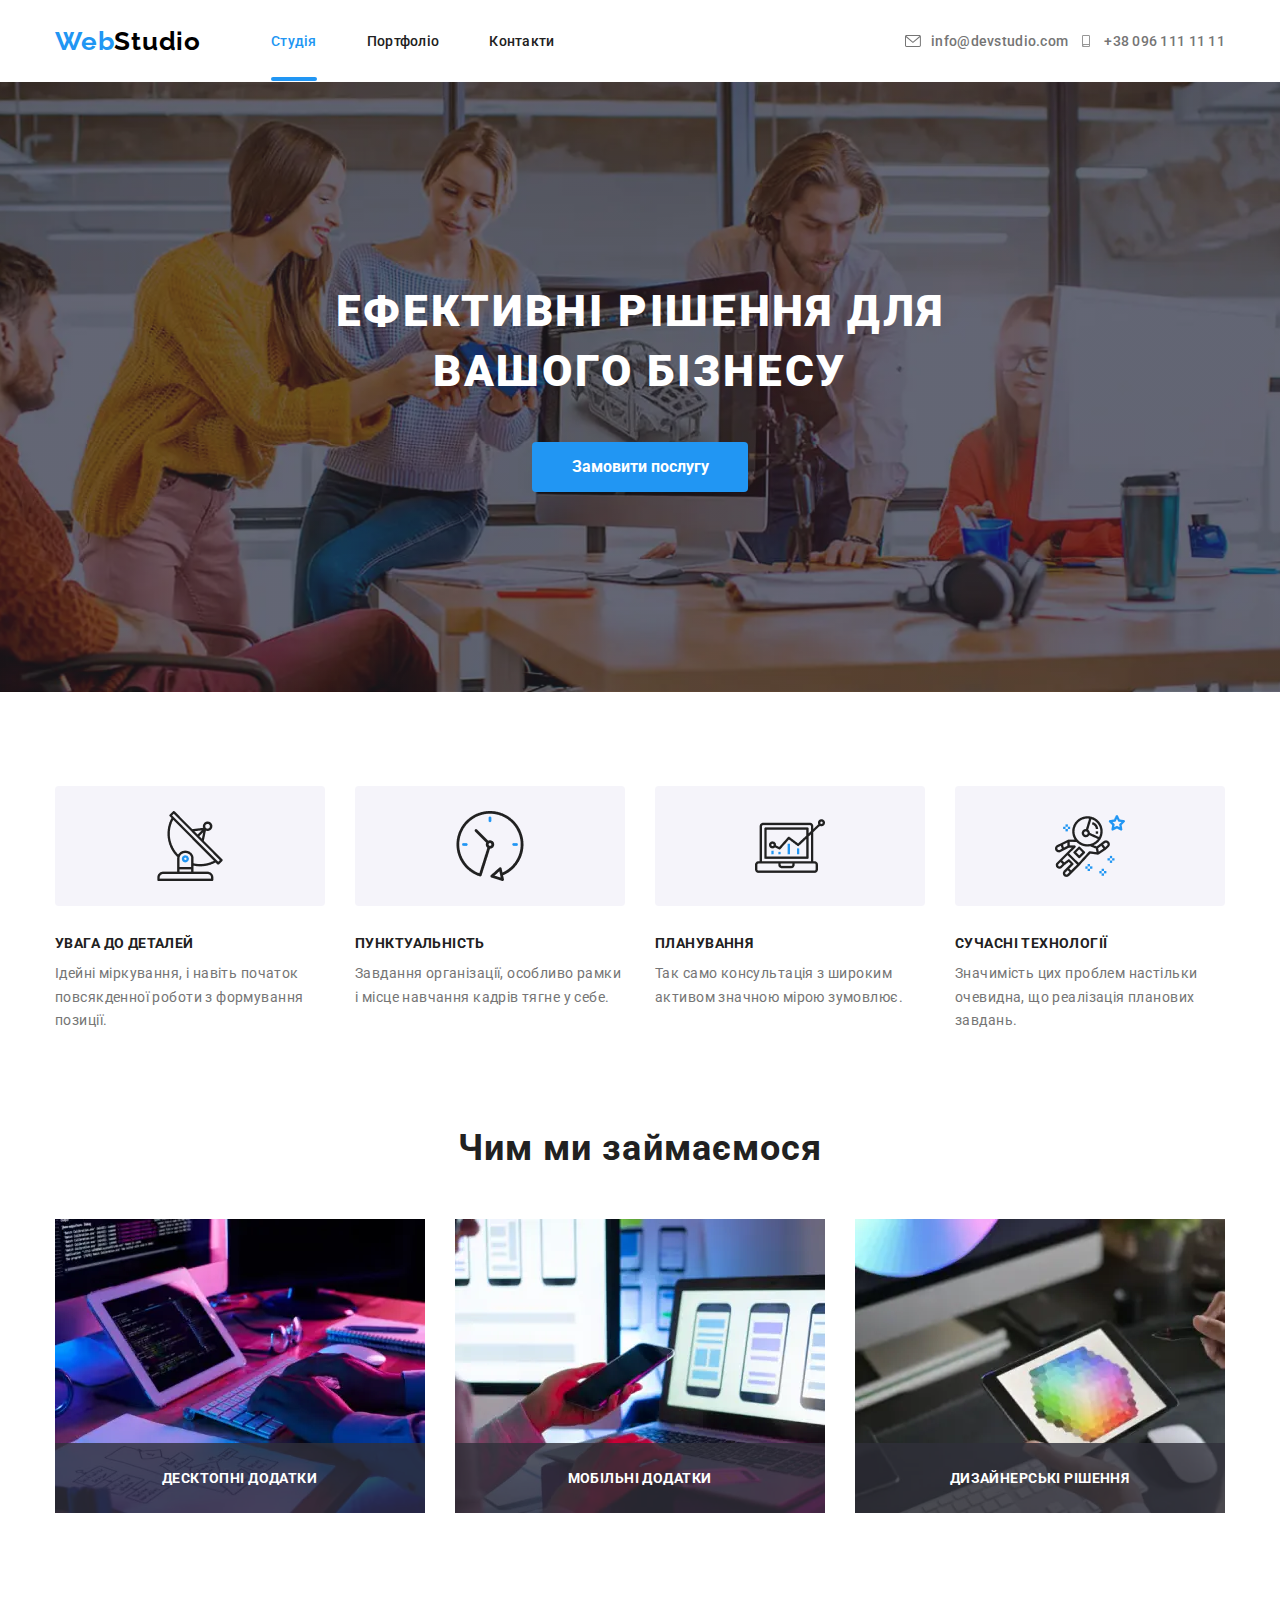
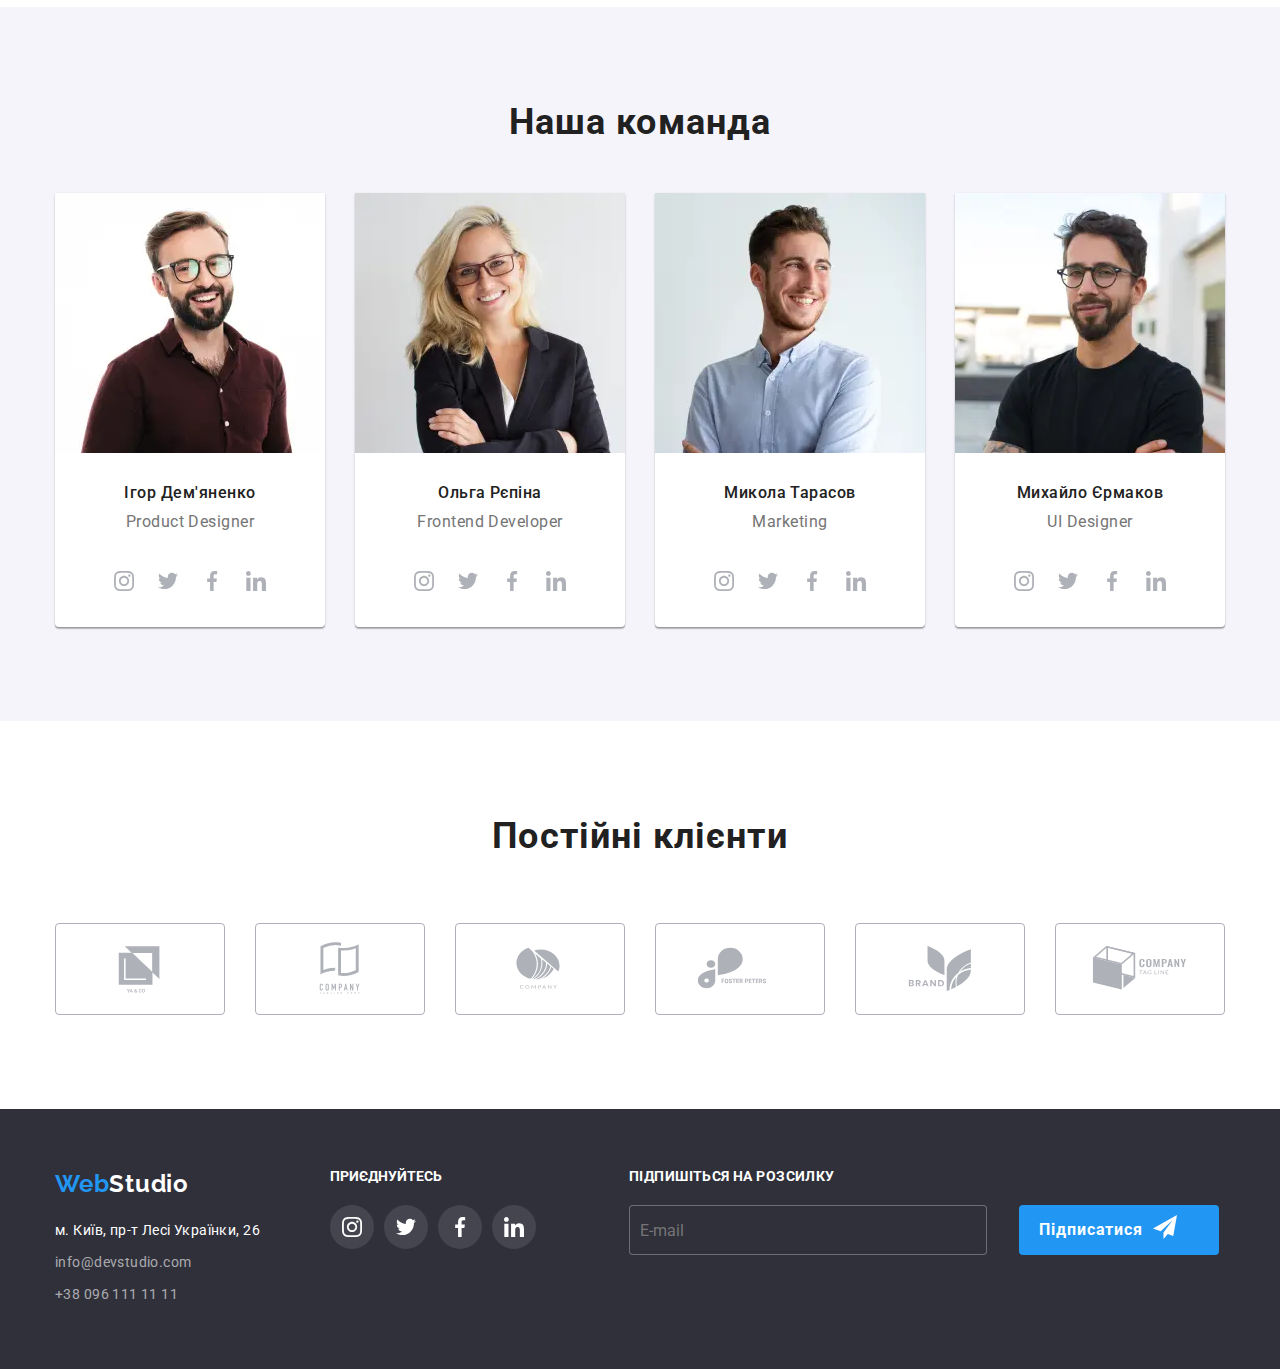
<file: index.html>
<!DOCTYPE html>
<html lang="en">

<head>
    <meta charset="UTF-8" />
    <meta name="viewport" content="width=device-width, initial-scale=1.0" />
    <title>WebStudio</title>
    <link rel="stylesheet"
        href="https://cdnjs.cloudflare.com/ajax/libs/modern-normalize/2.0.0/modern-normalize.min.css">
    <link rel="preconnect" href="https://fonts.googleapis.com">
    <link rel="preconnect" href="https://fonts.gstatic.com" crossorigin>
    <link
        href="https://fonts.googleapis.com/css2?family=Raleway:wght@700&family=Roboto:wght@400;500;700;900&display=swap"
        rel="stylesheet">
    <link rel="stylesheet" href="./styles/main.min.css">
</head>

<body>
    <header class="header">
        <div class="container header__container">
            <nav class="header__navigation">
                <a class="header__logo" href="./index.html"> Web<span class="header__span">Studio</span></a>
                <ul class="header__list">
                    <li class="header__item">
                        <a class="header__link header__current--page" href="./index.html">Студія</a>
                    </li>
                    <li class="header__item">
                        <a class="header__link" href="./portfolio.html">Портфоліо</a>
                    </li>
                    <li class="header__item">
                        <a class="header__link" href="./index.html">Контакти</a>
                    </li>
                </ul>
            </nav>
            <ul class="header__contacts">
                <li class="header__item--svg">
                    <a class="header__contact" href="info@devstudio.com0">
                        <svg class="header__contacts--icon">
                            <use href="./imges/symbol-defs.svg#mail"></use>
                        </svg>
                        <span class="header__contacts--span">info@devstudio.com</span>
                    </a>
                </li>
                <li class="header__item--svg">
                    <a class="header__contact" href="tel:+380961111111">
                        <svg class="header__contacts--icon">
                            <use href="./imges/symbol-defs.svg#phone"></use>
                        </svg>
                        <span class="header__contacts--span">+38 096 111 11 11</span>
                    </a>
                </li>
            </ul>

            <button type="button" class="header__menu" data-menu-open>
                <svg class="header__icon" width="40" height="40">
                    <use href="./imges/symbol-defs.svg#burger-menu"></use>
                </svg>
            </button>
        </div>
    </header>


    <main>
        <section class="hero">
            <div class="container">
                <h1 class="hero__tittle">Ефективні рішення для вашого бізнесу</h1>
                <button type="button" class="hero__description" data-modal-open>Замовити послугу</button>
            </div>
        </section>
        <section class="section">
            <div class="container">
                <ul class=" section__list">
                    <li class="section__item">
                        <h2 class="section__tittle">УВАГА ДО ДЕТАЛЕЙ</h2>
                        <p class="section__article">
                            Ідейні міркування, і навіть початок повсякденної роботи з
                            формування позиції.
                        </p>
                    </li>
                    <li class="section__item">
                        <h2 class="section__tittle">ПУНКТУАЛЬНІСТЬ</h2>
                        <p class="section__article">
                            Завдання організації, особливо рамки і місце навчання кадрів тягне
                            у себе.
                        </p>
                    </li>
                    <li class="section__item">
                        <h2 class="section__tittle">ПЛАНУВАННЯ</h2>
                        <p class="section__article">
                            Так само консультація з широким активом значною мірою зумовлює.
                        </p>
                    </li>
                    <li class="section__item">
                        <h2 class="section__tittle">СУЧАСНІ ТЕХНОЛОГІЇ</h2>
                        <p class="section__article">
                            Значимість цих проблем настільки очевидна, що реалізація планових
                            завдань.
                        </p>
                    </li>
                </ul>
            </div>
        </section>
        <section class="programming">
            <div class="container">
                <h2 class="programming__work">Чим ми займаємося</h2>
                <ul class="programming__list">
                    <li class="programming__item">
                        <div class="programming__box">
                            <picture>
                                <source
                                    srcset="./imges/desktop/work1@1x-desktop.webp 1x , ./imges/desktop/work1@2x-desktop.webp 2x"
                                    media="(min-width: 1200px)">
                                <img class="programming__fotos" src="./imges/work1.jpg" alt="programming" />
                            </picture>
                            <div class="programming__description">
                                <h3 class="programming__text">Десктопні додатки</h3>
                            </div>
                        </div>
                    </li>
                    <li class="programming__item">
                        <div class="programming__box">
                            <picture>
                                <source
                                    srcset="./imges/desktop/work2@1x-desktop.webp 1x , ./imges/desktop/work2@2x-desktop.webp 2x"
                                    media="(min-width: 1200px)">
                                <img class="programming__fotos" src="./imges/work2.jpg" alt="programming" />
                            </picture>
                            <div class="programming__description">
                                <h3 class="programming__text">Мобільні додатки</h3>
                            </div>
                        </div>
                    </li>
                    <li class="programming__items">
                        <div class="programming__box">
                            <picture>
                                <source
                                    srcset="./imges/desktop/work3@1x-desktop.webp 1x , ./imges/desktop/work3@2x-desktop.webp 2x">
                                <img class="programming__fotos" src="./imges/work3.jpg" alt="programming" />
                            </picture>
                            <div class="programming__description">
                                <h3 class="programming__text">Дизайнерські рішення</h3>
                            </div>
                        </div>
                    </li>
                </ul>
            </div>
        </section>
        <section class="workers">
            <div class="container">
                <h2 class="workers__team">Наша команда</h2>
                <ul class="workers__list">
                    <li class="workers__item">
                        <article class="workers__article">
                            <picture>
                                <source
                                    srcset="./imges/desktop/designer@1x-desktop.webp 1x , ./imges/desktop/designer@2x-desktop.webp 2x"
                                    media="(min-width: 1200px)">
                                <source
                                    srcset="./imges/tablet/designer@1x-tablet.webp 1x , ./imges/tablet/designer@2x-tablet.webp 2x"
                                    media="(min-width: 768px)">
                                <source
                                    srcset="./imges/mobile/designer@1x-mobile.webp 1x , ./imges/mobile/designer@2x-mobile.webp 2x"
                                    media="(max-width: 767px)">
                                <img class="description__photo" src="./imges/designer.jpg" alt="Product Designer" />
                            </picture>
                            <h3 class="workers__company">Ігор Дем'яненко</h3>
                            <p class="workers__job">Product Designer</p>
                            <ul class="workers__lists">
                                <li class="workers__items">
                                    <a class="workers__link" href="https://www.instagram.com/">
                                        <svg class="workers__icons" width="20px" height="20px">
                                            <use href="./imges/symbol-defs.svg#instagram"></use>
                                        </svg>
                                    </a>
                                </li>
                                <li class="workers__items">
                                    <a class="workers__link" href="https://twitter.com/">
                                        <svg class="workers__icons" width="20px" height="20px">
                                            <use href="./imges/symbol-defs.svg#twitter"></use>
                                        </svg>
                                    </a>
                                </li>
                                <li class="workers__items">
                                    <a class="workers__link" href="https://www.facebook.com/">
                                        <svg class="workers__icons" width="20px" height="20px">
                                            <use href="./imges/symbol-defs.svg#facebook"></use>
                                        </svg>
                                    </a>
                                </li>
                                <li class="workers__items">
                                    <a class="workers__link" href="">
                                        <svg class="workers__icons" width="20px" height="20px">
                                            <use href="./imges/symbol-defs.svg#linkedin"></use>
                                        </svg>
                                    </a>
                                </li>
                            </ul>
                        </article>
                    </li>
                    <li class="workers__item">
                        <article class="workers__article">
                            <picture>
                                <source
                                    srcset="./imges/desktop/developer@1x-desktop.webp 1x , ./imges/desktop/developer@2x-desktop.webp 2x"
                                    media="(min-width: 1200px)">
                                <source
                                    srcset="./imges/tablet/developer@1x-tablet.webp 1x , ./imges/tablet/developer@2x-tablet.webp 2x"
                                    media="(min-width: 768px)">
                                <source
                                    srcset="./imges/mobile/developer@1x-mobile.webp 1x , ./imges/mobile/developer@2x-mobile.webp 2x"
                                    media="(max-width: 767px)">
                                <img src="./imges/developer.jpg" alt="Frontend Developer" />
                            </picture>
                            <h3 class="workers__company">Ольга Рєпіна</h3>
                            <p class="workers__job">Frontend Developer</p>
                            <ul class="workers__lists">
                                <li class="workers__items">
                                    <a class="workers__link" href="https://www.instagram.com/">
                                        <svg class="workers__icons" width="20px" height="20px">
                                            <use href="./imges/symbol-defs.svg#instagram"></use>
                                        </svg>
                                    </a>
                                </li>
                                <li class="workers__items">
                                    <a class="workers__link" href="https://twitter.com/">
                                        <svg class="workers__icons" width="20px" height="20px">
                                            <use href="./imges/symbol-defs.svg#twitter"></use>
                                        </svg>
                                    </a>
                                </li>
                                <li class="workers__items">
                                    <a class="workers__link" href="https://www.facebook.com/">
                                        <svg class="workers__icons" width="20px" height="20px">
                                            <use href="./imges/symbol-defs.svg#facebook"></use>
                                        </svg>
                                    </a>
                                </li>
                                <li class="workers__items">
                                    <a class="workers__link" href="">
                                        <svg class="workers__icons" width="20px" height="20px">
                                            <use href="./imges/symbol-defs.svg#linkedin"></use>
                                        </svg>
                                    </a>
                                </li>
                            </ul>
                        </article>
                    </li>
                    <li class="workers__item">
                        <article class="workers__article">
                            <picture>
                                <source
                                    srcset="./imges/desktop/marketing@1x-desktop.webp 1x , ./imges/desktop/marketing@2x-desktop.webp 2x"
                                    media="(min-width: 1200px)">
                                <source
                                    srcset="./imges/tablet/marketing@1x-tablet.webp 1x , ./imges/tablet/marketing@2x-tablet.webp 2x"
                                    media="(min-width: 768px)">
                                <source
                                    srcset="./imges/mobile/marketing@1x-mobile.webp 1x , ./imges/mobile/marketing@2x-mobile.webp 2x"
                                    media="(max-width: 767px)">
                                <img src="./imges/marketing.jpg" alt="Marketing" />
                            </picture>
                            <h3 class="workers__company">Микола Тарасов</h3>
                            <p class="workers__job">Marketing</p>
                            <ul class="workers__lists">
                                <li class="workers__items">
                                    <a class="workers__link" href="https://www.instagram.com/">
                                        <svg class="workers__icons" width="20px" height="20px">
                                            <use href="./imges/symbol-defs.svg#instagram"></use>
                                        </svg>
                                    </a>
                                </li>
                                <li class="workers__items">
                                    <a class="workers__link" href="https://twitter.com/">
                                        <svg class="workers__icons" width="20px" height="20px">
                                            <use href="./imges/symbol-defs.svg#twitter"></use>
                                        </svg>
                                    </a>
                                </li>
                                <li class="workers__items">
                                    <a class="workers__link" href="https://www.facebook.com/">
                                        <svg class="workers__icons" width="20px" height="20px">
                                            <use href="./imges/symbol-defs.svg#facebook"></use>
                                        </svg>
                                    </a>
                                </li>
                                <li class="workers__items">
                                    <a class="workers__link" href="https://ua.linkedin.com/">
                                        <svg class="workers__icons" width="20px" height="20px">
                                            <use href="./imges/symbol-defs.svg#linkedin"></use>
                                        </svg>
                                    </a>
                                </li>
                            </ul>
                        </article>
                    </li>
                    <li class="workers__item">
                        <article class="workers__article">
                            <picture>
                                <source
                                    srcset="./imges/desktop/uidesigner@1x-desktop.webp 1x , ./imges/desktop/uidesigner@2x-desktop.webp 2x"
                                    media="(min-width: 1200px)">
                                <source
                                    srcset="./imges/tablet/uidesigner@1x-tablet.webp 1x , ./imges/tablet/uidesigner@2x-tablet.webp 2x"
                                    media="(min-width: 768px)">
                                <source
                                    srcset="./imges/mobile/uidesigner@1x-mobile.webp 1x , ./imges/mobile/uidesigner@2x-mobile.webp 2x"
                                    media="(max-width: 767px)">
                                <img src="./imges/uidesigner.jpg" alt="UI Designer" />
                            </picture>
                            <h3 class="workers__company">Михайло Єрмаков</h3>
                            <p class="workers__job">UI Designer</p>
                            <ul class="workers__lists">
                                <li class="workers__items">
                                    <a class="workers__link" href="https://www.instagram.com/">
                                        <svg class="workers__icons" width="20px" height="20px">
                                            <use href="./imges/symbol-defs.svg#instagram"></use>
                                        </svg>
                                    </a>
                                </li>
                                <li class="workers__items">
                                    <a class="workers__link" href="https://twitter.com/">
                                        <svg class="workers__icons" width="20px" height="20px">
                                            <use href="./imges/symbol-defs.svg#twitter"></use>
                                        </svg>
                                    </a>
                                </li>
                                <li class="workers__items">
                                    <a class="workers__link" href="https://www.facebook.com/">
                                        <svg class="workers__icons" width="20px" height="20px">
                                            <use href="./imges/symbol-defs.svg#facebook"></use>
                                        </svg>
                                    </a>
                                </li>
                                <li class="workers__items">
                                    <a class="workers__link" href="https://ua.linkedin.com/">
                                        <svg class="workers__icons" width="20px" height="20px">
                                            <use href="./imges/symbol-defs.svg#linkedin"></use>
                                        </svg>
                                    </a>
                                </li>
                            </ul>
                        </article>
                    </li>
                </ul>
            </div>
        </section>
        <section class="clients">
            <div class="container">
                <h2 class="clients__tittle">Постійні клієнти</h2>
                <ul class="clients__list">
                    <li class="clients__item">
                        <a class="clients__link" href="">
                            <svg class="clients__icon" width="106px" height="60px">
                                <use href="./imges/symbol-defs.svg#yacobox"></use>
                            </svg>
                        </a>
                    </li>
                    <li class="clients__item">
                        <a class="clients__link" href="">
                            <svg class="clients__icon" width="106px" height="60px">
                                <use href="./imges/symbol-defs.svg#companybook"></use>
                            </svg>
                        </a>
                    </li>
                    <li class="clients__item">
                        <a class="clients__link" href="">
                            <svg class="clients__icon" width="106px" height="60px">
                                <use href="./imges/symbol-defs.svg#companycircle"></use>
                            </svg>
                        </a>
                    </li>
                    <li class="clients__item">
                        <a class="clients__link" href="">
                            <svg class="clients__icon" width="106px" height="60px">
                                <use href="./imges/symbol-defs.svg#fosterpeters"></use>
                            </svg>
                        </a>
                    </li>
                    <li class="clients__item">
                        <a class="clients__link" href="">
                            <svg class="clients__icon" width="106px" height="60px">
                                <use href="./imges/symbol-defs.svg#brand"></use>
                            </svg>
                        </a>
                    </li>
                    <li class="clients__item">
                        <a class="clients__link" href="">
                            <svg class="clients__icon" width="106px" height="60px">
                                <use href="./imges/symbol-defs.svg#companybox"></use>
                            </svg>
                        </a>
                    </li>
                </ul>
            </div>
        </section>
    </main>
    <footer class="footer">
        <div class="container footer__container">
            <div class="footer__tablet">
                <div class="footer__box">
                    <ul class="footer__lists">
                        <li class="footer__items">
                            <h3 class="footer__articles">Web<span class="footer__span">Studio</span></h3>
                        </li>
                        <li class="footer__items">
                            <p class="footer__adress">м. Київ, пр-т Лесі Українки, 26</p>
                        </li>
                        <li class="footer__items">
                            <p class="footer__mail">info@devstudio.com</p>
                        </li>
                        <li class="footer__items">
                            <p class="footer__phone">+38 096 111 11 11</p>
                        </li>
                    </ul>
                </div>
                <div class="footer__apps">
                    <h2 class="footer__article">приєднуйтесь</h2>
                    <ul class="footer__list">
                        <li class="footer__item">
                            <a class="footer__link" href="https://www.instagram.com/">
                                <svg class="footer__icons" width="20px" height="20px">
                                    <use href="./imges/symbol-defs.svg#instagram"></use>
                                </svg>
                            </a>
                        </li>
                        <li class="footer__item">
                            <a class="footer__link" href="https://twitter.com/">
                                <svg class="footer__icons" width="20px" height="20px">
                                    <use href="./imges/symbol-defs.svg#twitter"></use>
                                </svg>
                            </a>
                        </li>
                        <li class="footer__item">
                            <a class="footer__link" href="https://www.facebook.com/">
                                <svg class="footer__icons" width="20px" height="20px">
                                    <use href="./imges/symbol-defs.svg#facebook"></use>
                                </svg>
                            </a>
                        </li>
                        <li class="footer__item">
                            <a class="footer__link" href="https://ua.linkedin.com/">
                                <svg class="footer__icons" width="20px" height="20px">
                                    <use href="./imges/symbol-defs.svg#linkedin"></use>
                                </svg>
                            </a>
                        </li>
                    </ul>
                </div>
            </div>

            <div class="footer__follow">
                <p class="footer__follow--text">Підпишіться на розсилку</p>
                <form class="footer__follow--form">
                    <input type="text" class="footer__folllow--input" placeholder="E-mail" id="footer__follow--mail"
                        required>
                    <button type="submit" class="footer__follow--button">
                        Підписатися
                        <svg class="footer__follow--icon" xmlns="http://www.w3.org/2000/svg" width="24" height="24"
                            viewBox="0 0 24 24" fill="none">
                            <path
                                d="M24 0L0 13.5L7.66994 16.3407L19.5 5.25002L10.5017 17.3896L10.509 17.3923L10.5 17.3896V24.0001L14.8013 18.982L20.2501 21.0001L24 0Z"
                                fill="white" />
                        </svg>
                    </button>
                </form>
            </div>
        </div>
    </footer>
    <div class="backdrop is-hidden container" data-modal>
        <div class="modal">
            <form class="modal__form">
                <button type="button" class="modal__button" data-modal-close>
                    <svg class="modal__icon--close" width="18px" height="18px">
                        <use href="./imges/symbol-defs.svg#closemodal"></use>
                    </svg>
                </button>
                <h3 class="modal__tittle">Залиште свої дані, ми вам передзвонимо</h3>
                <ul class="modal__list">
                    <li class="modal__item">
                        <label class="modal__name">
                            Ім'я
                        </label>
                        <input type="text" id="name" class="modal__input" required>
                        <svg class="modal__icon" width="18px" height="18px">
                            <use href="./imges/symbol-defs.svg#personmodal"></use>
                        </svg>
                    </li>
                    <li class="modal__item">
                        <label class="modal__name">
                            Телефон
                        </label>
                        <input type="text" id="phone" class="modal__input" required>
                        <svg class="modal__icon" width="18px" height="18px">
                            <use href="./imges/symbol-defs.svg#phonemodal"></use>
                        </svg>
                    </li>
                    <li class="modal__item">
                        <label class="modal__name">
                            Пошта
                        </label>
                        <input type="text" id="mail" class="modal__input" required>
                        <svg class="modal__icon" width="18px" height="18px">
                            <use href="./imges/symbol-defs.svg#emailmodal"></use>
                        </svg>
                    </li>
                    <li class="modal__item">
                        <label class="modal__name">
                            Коментар
                        </label>
                        <input type="text" id="comment" class="modal__inputs" placeholder="Введіть текст" required>
                    </li>
                </ul>
                <div class="modal__checkbox">
                    <input type="checkbox" class="modal__input--check visually-hidden">
                    <label class="modal__container--label">
                        Погоджуюся з розсилкою та приймаю
                        <a href="#" class="modal__link">
                            Умови договору
                        </a>
                    </label>
                </div>
                <button type="submit" class="modal__btn" data-modal-close>Відправити</button>
            </form>
        </div>
    </div>
    <div class="backdrops is-hidden" data-menu>
        <div class="menu">
            <button class="menu__btn" data-menu-close>
                <svg class="menu__close" width="18px" height="18px">
                    <use href="./imges/symbol-defs.svg#closemodal"></use>
                </svg>
            </button>
            <nav class="menu__nav">
                <ul class="menu__list">
                    <li class="menu__item">
                        <a href="./index.html" class="menu__link menu__link--current">Студія</a>
                    </li>
                    <li class="menu__item">
                        <a href="./portfolio.html" class="menu__link">Портфоліо</a>
                    </li>
                    <li class="menu__item">
                        <a href="./index.html" class="menu__link">Контакти</a>
                    </li>
                </ul>
            </nav>
            <div class="menu__adaptive">
                <div class="menu__contacts">
                    <ul class="menu__lists">
                        <li class="menu__items">
                            <a href="tel:+380961111111" class="menu__phone">
                                +38 096 111 11 11
                            </a>
                        </li>
                        <li class="menu__items">
                            <a href="mailto:info@devstudio.com" class="menu__mail">
                                info@devstudio.com
                            </a>
                        </li>
                    </ul>
                </div>
                <div class="menu__socials">
                    <ul class="menu__social">
                        <li class="menu__socials--item">
                            <a href="https://www.instagram.com/" class="menu__socials--link"> Instagram </a>
                        </li>
                        <li class="menu__socials--item">
                            <a href="https://twitter.com/i/flow/login" class="menu__socials--link"> Twitter </a>
                        </li>
                        <li class="menu__socials--item">
                            <a href="https://www.facebook.com/login/?next=https%3A%2F%2Fwww.facebook.com%2F"
                                class="menu__socials--link"> Facebook </a>
                        </li>
                        <li class="menu__socials--item">
                            <a href="https://ua.linkedin.com/" class="menu__socials--link"> LinkedIn </a>
                        </li>
                    </ul>
                </div>
            </div>
        </div>
    </div>
    <script src="./js/modal.js" type="module"></script>
    <script src="./js/menu.js"></script>
</body>

</html>
</file>
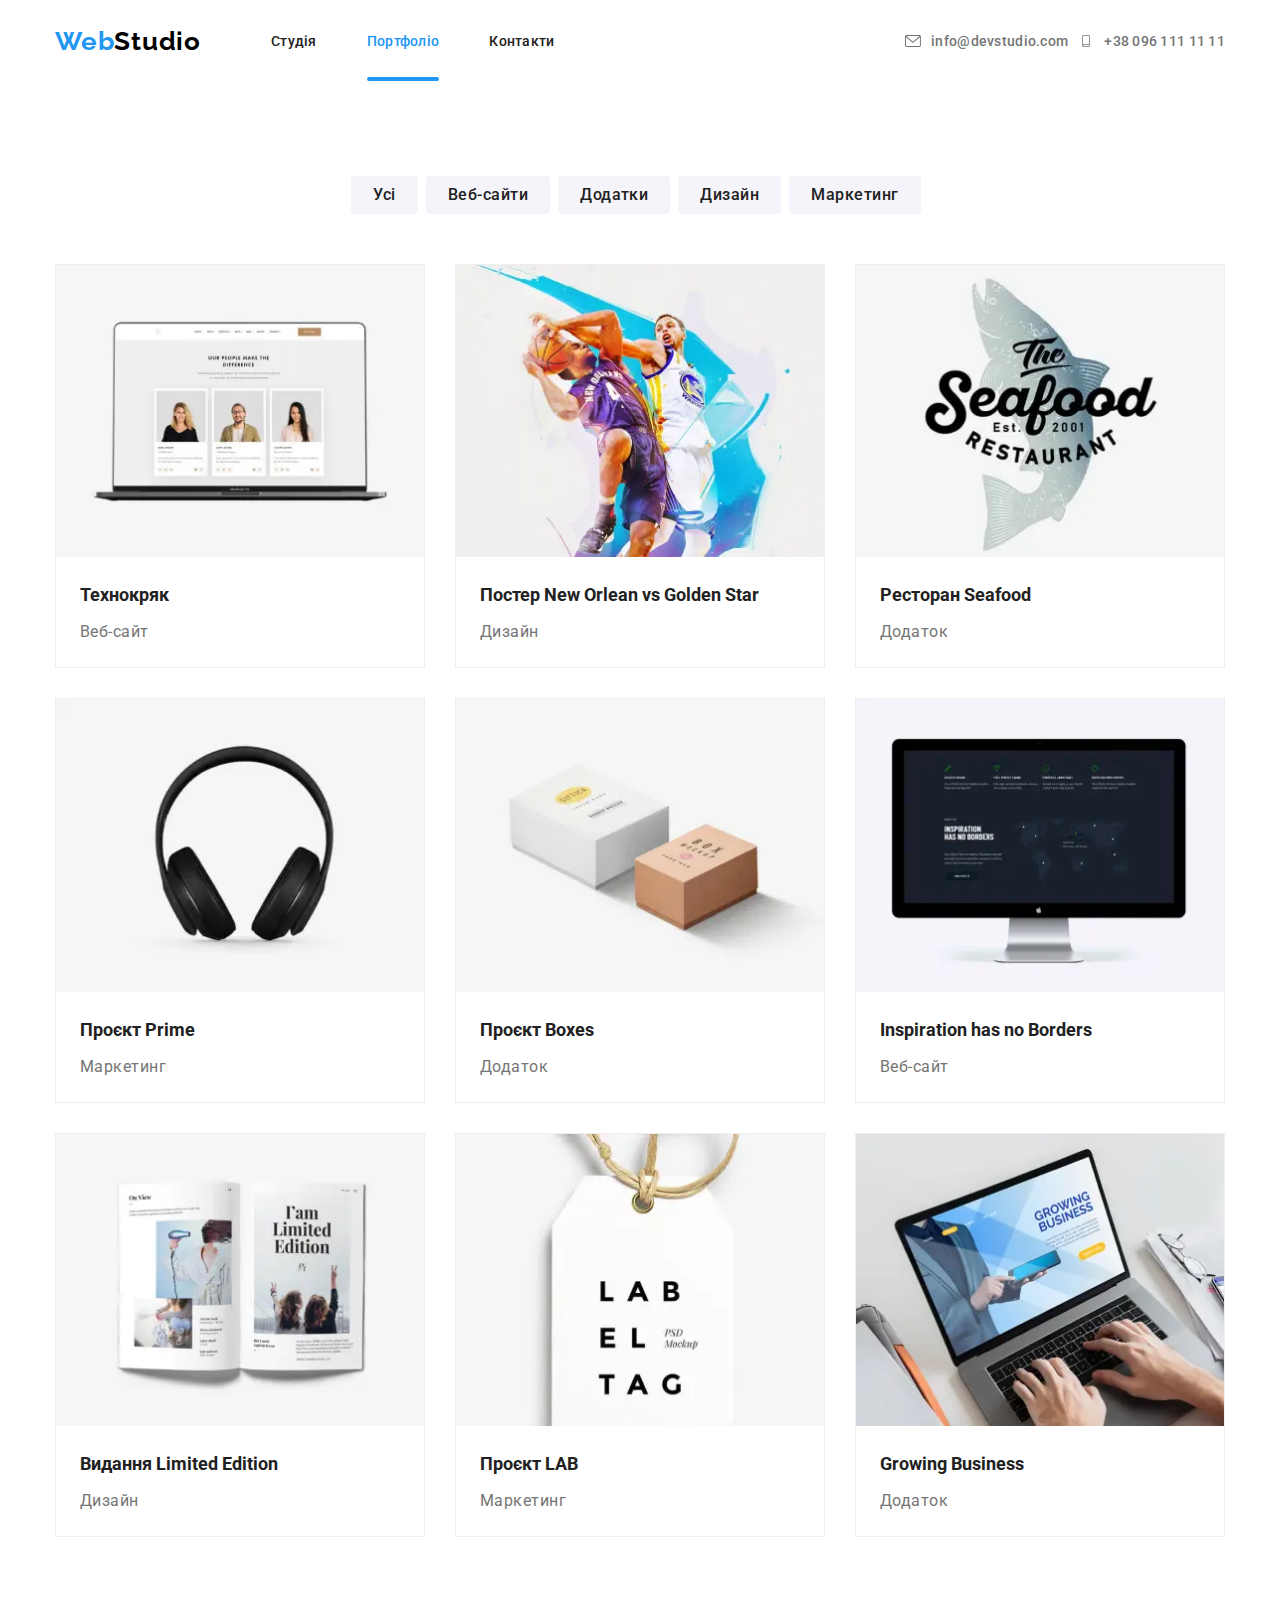
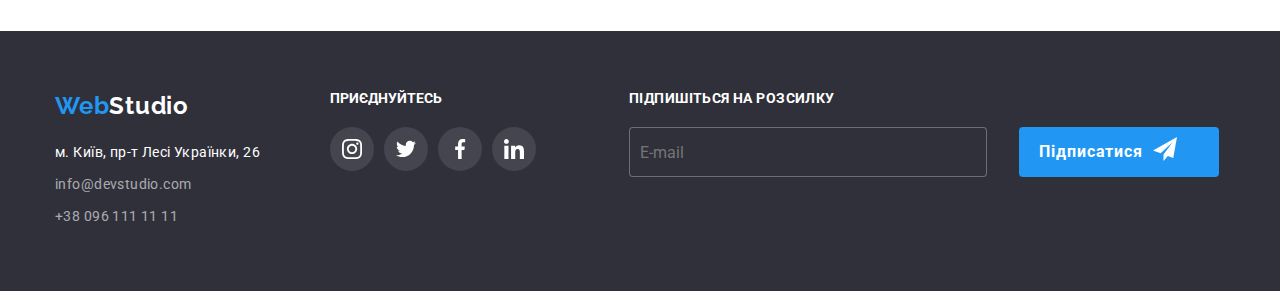
<file: portfolio.html>
<!DOCTYPE html>
<html lang="en">

<head>
    <meta charset="UTF-8">
    <meta name="viewport" content="width=device-width, initial-scale=1.0">
    <title>Portfolio</title>
    <link rel="stylesheet"
        href="https://cdnjs.cloudflare.com/ajax/libs/modern-normalize/2.0.0/modern-normalize.min.css">
    <link rel="preconnect" href="https://fonts.googleapis.com">
    <link rel="preconnect" href="https://fonts.gstatic.com" crossorigin>
    <link href="https://fonts.googleapis.com/css2?family=Raleway:wght@700&family=Roboto:wght@400;500;700&display=swap"
        rel="stylesheet">
    <link rel="stylesheet" href="./styles/portfolio.min.css">
</head>

<body>
    <header class="header">
        <div class="container header__container">
            <nav class="header__navigation">
                <a class="header__logo" href="./index.html">Web<span class="header__span">Studio</span></a>
                <ul class="header__list">
                    <li class="header__item">
                        <a class="header__link" href="./index.html">Студія</a>
                    </li>
                    <li class="header__item">
                        <a class="header__link header__current--page" href="./portfolio.html">Портфоліо</a>
                    </li>
                    <li class="header__item">
                        <a class="header__link" href="./index.html">Контакти</a>
                    </li>
                </ul>
            </nav>
            <ul class="header__contacts">
                <li>
                    <a class="header__contact" href="info@devstudio.com0">
                        <svg class="header__contacts--icon">
                            <use href="./imges/symbol-defs.svg#mail"></use>
                        </svg>
                        <span>info@devstudio.com</span>
                    </a>
                </li>
                <li>
                    <a class="header__contact" href="tel:+380961111111">
                        <svg class="header__contacts--icon">
                            <use href="./imges/symbol-defs.svg#phone"></use>
                        </svg>
                        <span>+38 096 111 11 11</span>
                    </a>
                </li>
            </ul>


            <button type="button" class="header__menu" data-menu-open>
                <svg class="header__icon" width="40" height="40">
                    <use href="./imges/symbol-defs.svg#burger-menu"></use>
                </svg>

        </div>
        </button>

    </header>
    <main>
        <section class="description">
            <div class="container">
                <ul class="description__list">
                    <div class="description__box">
                        <li class="description__items">
                            <button type="button" class="description__portfolio">Усі</button>
                        </li>
                        <li class="description__items">
                            <button type="button" class="description__portfolio">Веб-сайти</button>
                        </li>
                        <li class="description__items">
                            <button type="button" class="description__portfolio">Додатки</button>
                        </li>
                    </div>
                    <div class="description__boxs">
                        <li class="description__items">
                            <button type="button" class="description__portfolio">Дизайн</button>
                        </li>
                        <li class="description__items">
                            <button type="button" class="description__portfolio">Маркетинг</button>
                        </li>
                    </div>
                </ul>
                <ul class="description__lists">
                    <li class="description__item">
                        <article class="description__article">
                            <picture>
                                <source
                                    srcset="./imges/desktop/laptop@1x-desktop.webp 1x , ./imges/desktop/laptop@2x-desktop.webp 2x"
                                    media="(min-width: 1200px)">
                                <source
                                    srcset="./imges/tablet/laptop@1x-tablet.webp 1x , ./imges/tablet/laptop@2x-tablet.webp 2x"
                                    media="(min-width: 768px)">
                                <source
                                    srcset="./imges/mobile/laptop@1x-mobile.webp 1x , ./imges/mobile/laptop@2x-mobile.webp 2x"
                                    media="(max-width: 767px)">
                                <img class="descritpion-fotos" src="./imges/site-desktop-portfolio.webp"
                                    alt="Технокряк">
                            </picture>
                            <div class="description__overlay">
                                <p class="description__hover">Ресурс пропонує комплексні пропозиції з різним рівнем
                                    функціоналу та сервісів. Все це
                                    дозволить відвідувачу отримати вичерпні відомості про компанію чи приватну особу.
                                </p>
                            </div>
                            <h3 class="description__portfolios">Технокряк</h3>
                            <p class="description__projects">Веб-сайт</p>
                        </article>
                    </li>
                    <li class="description__item">
                        <article class="description__article">
                            <picture>
                                <source
                                    srcset="./imges/desktop/poster@1x-desktop.webp 1x , ./imges/desktop/poster@2x-desktop.webp 2x"
                                    media="(min-width: 1200px)">
                                <source
                                    srcset="./imges/tablet/poster@1x-tablet.webp 1x , ./imges/tablet/poster@2x-tablet.webp 2x"
                                    media="(min-width: 768px)">
                                <source
                                    srcset="./imges/mobile/poster@1x-mobile.webp 1x , ./imges/mobile/poster@2x-mobile.webp 2x"
                                    media="(max-width: 767px)">
                                <img class="descritpion-fotos" src="./imges/basketball-desktop-portfolio.webp"
                                    alt="Постер New Orlean vs Golden Star">
                            </picture>
                            <div class="description__overlay">
                                <p class="description__hover">Ресурс пропонує комплексні пропозиції з різним рівнем
                                    функціоналу та сервісів. Все це
                                    дозволить відвідувачу отримати вичерпні відомості про компанію чи приватну особу.
                                </p>
                            </div>
                            <h3 class="description__portfolios">Постер New Orlean vs Golden Star</h3>
                            <p class="description__projects">Дизайн</p>
                        </article>
                    </li>
                    <li class="description__item">
                        <article class="description__article">
                            <picture>
                                <source
                                    srcset="./imges/desktop/seafood@1x-desktop.webp 1x , ./imges/desktop/seafood@2x-desktop.webp 2x"
                                    media="(min-width: 1200px)">
                                <source
                                    srcset="./imges/tablet/seafood@1x-tablet.webp 1x , ./imges/tablet/seafood@2x-tablet.webp 2x"
                                    media="(min-width: 768px)">
                                <source
                                    srcset="./imges/mobile/seafood@1x-mobile.webp 1x , ./imges/mobile/seafood@2x-mobile.webp 2x"
                                    media="(max-width: 767px)">
                                <img class="descritpion-fotos" src="./imges/seafood-desktop-portfolio.webp"
                                    alt="Ресторан Seafood">
                            </picture>
                            <div class="description__overlay">
                                <p class="description__hover">Ресурс пропонує комплексні пропозиції з різним рівнем
                                    функціоналу та сервісів. Все це
                                    дозволить відвідувачу отримати вичерпні відомості про компанію чи приватну особу.
                                </p>
                            </div>
                            <h3 class="description__portfolios">Ресторан Seafood</h3>
                            <p class="description__projects">Додаток</p>
                        </article>
                    </li>
                    <li class="description__item">
                        <article class="description__article">
                            <picture>
                                <source
                                    srcset="./imges/desktop/headphones@1x-desktop.webp 1x , ./imges/desktop/headphones@2x-desktop.webp 2x"
                                    media="(min-width: 1200px)">
                                <source
                                    srcset="./imges/tablet/headphones@1x-tablet.webp 1x , ./imges/tablet/headphones@2x-tablet.webp 2x"
                                    media="(min-width: 768px)">
                                <source
                                    srcset="./imges/mobile/headphones@1x-mobile.webp 1x , imges/mobile/headphones@2x-mobile.webp 2x"
                                    media="(max-width: 767px)">
                                <img class="description__fotos" src="./imges/headphones-desktop-portfolio.webp"
                                    alt="Проєкт Prime">
                            </picture>
                            <div class="description__overlay">
                                <p class="description__hover">Ресурс пропонує комплексні пропозиції з різним рівнем
                                    функціоналу та сервісів. Все це
                                    дозволить відвідувачу отримати вичерпні відомості про компанію чи приватну особу.
                                </p>
                            </div>
                            <h3 class="description__portfolios">Проєкт Prime</h3>
                            <p class="description__projects">Маркетинг</p>
                        </article>
                    </li>
                    <li class="description__item">
                        <article class="description__article">
                            <picture>
                                <source
                                    srcset="./imges/desktop/boxes@1x-desktop.webp 1x , ./imges/desktop/boxes@2x-desktop.webp 2x"
                                    media="(min-width: 1200px)">
                                <source
                                    srcset="./imges/tablet/boxes@1x-tablet.webp 1x , ./imges/tablet/boxes@2x-tablet.webp 2x"
                                    media="(min-width: 768px)">
                                <source
                                    srcset="./imges/mobile/boxes@1x-mobile.webp 1x , ./imges/mobile/boxes@2x-mobile.webp 2x"
                                    media="(max-width: 767px)">
                                <img class="description__fotos" src="./imges/boxes-desktop-portfolio.webp"
                                    alt="Проєкт Boxes">
                            </picture>
                            <div class="description__overlay">
                                <p class="description__hover">Ресурс пропонує комплексні пропозиції з різним рівнем
                                    функціоналу та сервісів. Все це
                                    дозволить відвідувачу отримати вичерпні відомості про компанію чи приватну особу.
                                </p>
                            </div>
                            <h3 class="description__portfolios">Проєкт Boxes</h3>
                            <p class="description__projects">Додаток</p>
                        </article>
                    </li>
                    <li class="description__item">
                        <article class="description__article">
                            <picture>
                                <source
                                    srcset="./imges/desktop/computer@1x-desktop.webp 1x , ./imges/desktop/computer@2x-desktop.webp 2x"
                                    media="(min-width: 1200px)">
                                <source
                                    srcset="./imges/tablet/computer@1x-tablet.webp 1x , ./imges/tablet/computer@2x-tablet.webp 2x"
                                    media="(min-width: 768px)">
                                <source
                                    srcset="./imges/mobile/computer@1x-mobile.webp 1x , ./imges/mobile/computer@2x-mobile.webp 2x"
                                    media="(max-width: 767px)">
                                <img class="description__fotos" src="./imges/computer-desktop-portfolio.webp"
                                    alt="Inspiration has no Borders">
                            </picture>
                            <div class="description__overlay">
                                <p class="description__hover">Ресурс пропонує комплексні пропозиції з різним рівнем
                                    функціоналу та сервісів. Все це
                                    дозволить відвідувачу отримати вичерпні відомості про компанію чи приватну особу.
                                </p>
                            </div>
                            <h3 class="description__portfolios">Inspiration has no Borders</h3>
                            <p class="description__projects">Веб-сайт</p>
                        </article>
                    </li>
                    <li class="description__item">
                        <article class="description__article">
                            <picture>
                                <source
                                    srcset="./imges/desktop/book@1x-desktop.webp 1x , ./imges/desktop/book@2x-desktop.webp 2x"
                                    media="(min-width: 1200px)">
                                <source
                                    srcset="./imges/tablet/book@1x-tablet.webp 1x , ./imges/tablet/book@2x-tablet.webp 2x"
                                    media="(min-width: 768px)">
                                <source
                                    srcset="./imges/mobile/book@1x-mobile.webp 1x , ./imges/mobile/book@2x-mobile.webp 2x"
                                    media="(max-width: 767px)">
                                <img class="descritpion-fotos" src="./imges/book-desktop-portfolio.webp"
                                    alt="Видання Limited Edition">
                            </picture>
                            <div class="description__overlay">
                                <p class="description__hover">Ресурс пропонує комплексні пропозиції з різним рівнем
                                    функціоналу та сервісів. Все це
                                    дозволить відвідувачу отримати вичерпні відомості про компанію чи приватну особу.
                                </p>
                            </div>
                            <h3 class="description__portfolios">Видання Limited Edition</h3>
                            <p class="description__projects">Дизайн</p>
                        </article>
                    </li>
                    <li class="description__item">
                        <article class="description__article">
                            <picture>
                                <source
                                    srcset="./imges/desktop/card@1x-desktop.webp 1x , ./imges/desktop/card@2x-desktop.webp 2x"
                                    media="(min-width: 1200px)">
                                <source
                                    srcset="./imges/tablet/card@1x-tablet.webp 1x , ./imges/tablet/card@2x-tablet.webp 2x"
                                    media="(min-width: 768px)">
                                <source
                                    srcset="./imges/mobile/card@1x-mobile.webp 1x , ./imges/mobile/card@2x-mobile.webp 2x"
                                    media="(max-width: 767px)">
                                <img class="descritpion-fotos" src="./imges/card-desktop-portfolio.webp"
                                    alt="Проєкт LAB">
                            </picture>
                            <div class="description__overlay">
                                <p class="description__hover">Ресурс пропонує комплексні пропозиції з різним рівнем
                                    функціоналу та сервісів. Все це
                                    дозволить відвідувачу отримати вичерпні відомості про компанію чи приватну особу.
                                </p>
                            </div>
                            <h3 class="description__portfolios">Проєкт LAB</h3>
                            <p class="description__projects">Маркетинг</p>
                        </article>
                    </li>
                    <li class="description__item">
                        <article class="description__article">
                            <picture>
                                <source
                                    srcset="./imges/desktop/business@1x-desktop.webp 1x , imges/desktop/business@2x-desktop.webp 2x"
                                    media="(min-width: 1200px)">
                                <source
                                    srcset="./imges/tablet/business@1x-tablet.webp 1x , ./imges/tablet/business@2x-tablet.webp 2x"
                                    media="(min-width: 768px)">
                                <source
                                    srcset="./imges/mobile/business@1x-mobile.webp 1x , ./imges/mobile/business@2x-mobile.webp 2x"
                                    media="(max-width: 767px)">
                                <img class="descritpion-fotos" src="./imges/laptop-desktop-portfolio.webp"
                                    alt="Growing Business">
                            </picture>
                            <div class="description__overlay">
                                <p class="description__hover">Ресурс пропонує комплексні пропозиції з різним рівнем
                                    функціоналу та сервісів. Все це
                                    дозволить відвідувачу отримати вичерпні відомості про компанію чи приватну особу.
                                </p>
                            </div>
                            <h3 class="description__portfolios">Growing Business</h3>
                            <p class="description__projects">Додаток</p>
                        </article>
                    </li>
                </ul>
            </div>
        </section>
    </main>
    </main>
    <footer class="footer">
        <div class="container footer__container">
            <div class="footer__tablet">
                <div class="footer__box">
                    <h3 class="footer__articles">Web<span class="footer__span">Studio</span></h3>
                    <p class="footer__adress">м. Київ, пр-т Лесі Українки, 26</p>
                    <p class="footer__mail">info@devstudio.com</p>
                    <p class="footer__phone">+38 096 111 11 11</p>
                </div>
                <div class="footer__apps">
                    <h2 class="footer__article">приєднуйтесь</h2>
                    <ul class="footer__list">
                        <li class="footer__item">
                            <a class="footer__link" href="">
                                <svg class="footer__icons" width="20px" height="20px">
                                    <use href="./imges/symbol-defs.svg#instagram"></use>
                                </svg>
                            </a>
                        </li>
                        <li class="footer__item">
                            <a class="footer__link" href="">
                                <svg class="footer__icons" width="20px" height="20px">
                                    <use href="./imges/symbol-defs.svg#twitter"></use>
                                </svg>
                            </a>
                        </li>
                        <li class="footer__item">
                            <a class="footer__link" href="">
                                <svg class="footer__icons" width="20px" height="20px">
                                    <use href="./imges/symbol-defs.svg#facebook"></use>
                                </svg>
                            </a>
                        </li>
                        <li class="footer__item">
                            <a class="footer__link" href="">
                                <svg class="footer__icons" width="20px" height="20px">
                                    <use href="./imges/symbol-defs.svg#linkedin"></use>
                                </svg>
                            </a>
                        </li>
                    </ul>
                </div>
            </div>
            <div class="footer__follow">
                <p class="footer__follow--text">Підпишіться на розсилку</p>
                <form action="" class="footer__follow--form">
                    <input type="text" class="footer__folllow--input" placeholder="E-mail" id="footer__follow--mail"
                        required>
                    <button type="submit" class="footer__follow--button">
                        <p class="footer__follow--texst">Підписатися</p>
                        <svg class="footer__follow--icon" xmlns="http://www.w3.org/2000/svg" width="24" height="24"
                            viewBox="0 0 24 24" fill="none">
                            <path
                                d="M24 0L0 13.5L7.66994 16.3407L19.5 5.25002L10.5017 17.3896L10.509 17.3923L10.5 17.3896V24.0001L14.8013 18.982L20.2501 21.0001L24 0Z"
                                fill="white" />
                        </svg>
                    </button>
                </form>
            </div>
        </div>
    </footer>
    <div class="backdrops is-hidden" data-menu>
        <div class="menu">
            <button class="menu__btn" data-menu-close>
                <svg class="menu__close" width="18px" height="18px">
                    <use href="./imges/symbol-defs.svg#closemodal"></use>
                </svg>
            </button>
            <nav class="menu__nav">
                <ul class="menu__list">
                    <li class="menu__item">
                        <a href="./index.html" class="menu__link menu__link--current">Студія</a>
                    </li>
                    <li class="menu__item">
                        <a href="./portfolio.html" class="menu__link">Портфоліо</a>
                    </li>
                    <li class="menu__item">
                        <a href="./index.html" class="menu__link">Контакти</a>
                    </li>
                </ul>
            </nav>
            <div class="menu__contacts">
                <ul class="menu__lists">
                    <li class="menu__items">
                        <a href="tel:+380961111111" class="menu__phone">
                            +38 096 111 11 11
                        </a>
                    </li>
                    <li class="menu__items">
                        <a href="mailto:info@devstudio.com" class="menu__mail">
                            info@devstudio.com
                        </a>
                    </li>
                </ul>
            </div>
            <div class="menu__socials">
                <ul class="menu__social">
                    <li class="menu__socials--item">
                        <a href="https://www.instagram.com/" class="menu__socials--link"> Instagram </a>
                    </li>
                    <li class="menu__socials--item">
                        <a href="https://twitter.com/i/flow/login" class="menu__socials--link"> Twitter </a>
                    </li>
                    <li class="menu__socials--item">
                        <a href="https://www.facebook.com/login/?next=https%3A%2F%2Fwww.facebook.com%2F"
                            class="menu__socials--link"> Facebook </a>
                    </li>
                    <li class="menu__socials--item">
                        <a href="https://ua.linkedin.com/" class="menu__socials--link"> LinkedIn </a>
                    </li>
                </ul>
            </div>
        </div>
    </div>
    <script src="./js/menu.js"></script>
</body>

</html>
</file>
<file: styles/main.min.css>
.hero__description{background-color:#2196f3;width:216px;height:50px;color:#fff;font-size:16px;font-style:normal;font-weight:700;line-height:30px;border-radius:4px;margin-left:auto;margin-right:auto}.workers__team,.programming__work,.clients__tittle{color:#212121;text-align:center;font-size:28px;font-style:normal;font-weight:700;line-height:normal;letter-spacing:1.08px}body{font-family:"Roboto"}.container{width:100%;margin-left:auto;margin-right:auto;padding:0 15px}@media screen and (min-width: 320px){.container{width:100%}}@media screen and (min-width: 480px){.container{width:480px}}@media screen and (min-width: 768px){.container{width:768px}}@media screen and (min-width: 1200px){.container{width:1200px}}h1,h2,h3,p{margin:0}ul,li{padding:0;margin:0;list-style:none}a{text-decoration:none}button{cursor:pointer;border:none}img{height:auto;width:100%;max-width:100%;display:block}.is-hidden{display:none;pointer-events:none;visibility:hidden}.is-hidden .modal{transform:translate(0)}.backdrop{background-color:rgba(0,0,0,.2);width:100%;height:100%;position:fixed;top:0;right:0;z-index:2;display:flex;align-items:center;justify-content:center;transition:opacity 250ms cubic-bezier(0.4, 0, 0.2, 1)}.modal{width:450px;height:609px;background-color:#fff;border-radius:4px;position:relative;transition:visibility 250ms cubic-bezier(0.4, 0, 0.2, 1),transform 1s cubic-bezier(0.4, 0, 0.2, 1);transform:translate(-1%, -1%);padding-top:40px}@media screen and (min-width: 768px){.modal{width:528px;height:581px}}.modal__button{position:absolute;top:8px;right:8px;width:30px;height:30px;background-color:#fff;border:1px solid rgba(0,0,0,.1);border-radius:50%;display:flex;align-items:center;justify-content:center;cursor:pointer}.modal__tittle{color:#212121;text-align:center;font-size:20px;font-style:normal;font-weight:700;line-height:1.15;letter-spacing:.6px;margin-bottom:12px}.modal__list{margin-left:40px}.modal__item{margin-bottom:10px;position:relative}.modal__name{display:block;color:#757575;font-size:12px;font-style:normal;font-weight:400;line-height:1.16;letter-spacing:.12px;margin-bottom:4px}.modal__input{width:90%;height:40px;padding-left:40px;border-radius:4px;border:1px solid rgba(33,33,33,.2)}@media screen and (min-width: 768px){.modal__input{width:448px}}.modal__input:hover{border:1px solid #2196f3}.modal__input:hover+.modal__icon{fill:#2196f3}.modal__icon{position:absolute;left:15px;top:30px}.modal__input+.modal__icon:hover{fill:#2196f3}.modal__inputs{width:90%;height:120px;border-radius:4px;border:1px solid rgba(33,33,33,.2);padding:12px 16px 90px}@media screen and (min-width: 768px){.modal__inputs{width:448px}}.modal__inputs__inputs:hover{border:1px solid #2196f3}.modal__inputs__inputs::-moz-placeholder{color:rgba(117,117,117,.5);font-size:12px;font-style:normal;font-weight:400;line-height:1.16;letter-spacing:.12px}.modal__inputs__inputs::placeholder{color:rgba(117,117,117,.5);font-size:12px;font-style:normal;font-weight:400;line-height:1.16;letter-spacing:.12px}.modal__checkbox{margin-top:20px;margin-bottom:30px;padding-left:40px}.modal__input--check{width:16px;height:15px}.modal__link{color:#2196f3}.modal__btn{color:#fff;width:200px;height:50px;background-color:#2196f3;border-radius:4px;box-shadow:0px 4px 4px 0px rgba(0,0,0,.15);transition-duration:350ms;display:block;margin:0 auto}.modal__icon--close{fill:#000;position:absolute;right:6px;top:6px}.modal__icon--close__icon-close:hover{fill:#2196f3}.clients{padding-top:60px;padding-bottom:60px}@media screen and (min-width: 1200px){.clients{padding-top:94px;padding-bottom:94px}}.clients__tittle{margin-bottom:30px}@media screen and (min-width: 1200px){.clients__tittle{margin-bottom:66px;font-size:36px}}.clients__list{display:flex;justify-content:center;align-items:center;gap:30px;flex-wrap:wrap}.clients__link{width:210px;height:92px;border:1px solid #afb1b8;display:flex;align-items:center;justify-content:center;fill:#afb1b8;border-radius:4px;transition:fill 250ms cubic-bezier(0.4, 0, 0.2, 1)}@media screen and (min-width: 1200px){.clients__link{width:170px}}.clients__link:hover{border:1px solid #2196f3;fill:#2196f3}.footer{padding-top:60px;padding-bottom:60px;width:100%;height:603px;background-color:#2f303a}@media screen and (min-width: 768px){.footer{height:100%}}@media screen and (min-width: 1200px){.footer{padding-top:60px;padding-bottom:60px;height:100%}}.footer__tablet{display:flex;flex-direction:column}@media screen and (min-width: 768px){.footer__tablet{flex-direction:row;justify-content:center}}@media screen and (min-width: 1200px){.footer__tablet{flex-direction:row}}.footer__container{gap:93px}@media screen and (min-width: 1200px){.footer__container{display:flex}}.footer__box{text-align:center;justify-content:center}@media screen and (min-width: 768px){.footer__box{margin-right:165px}}@media screen and (min-width: 1200px){.footer__box{margin-right:70px;text-align:left}}.footer__articles{color:#2196f3;font-family:Raleway;font-size:24px;font-style:normal;font-weight:700;line-height:normal;letter-spacing:.78px}.footer__span{color:#fff}.footer__adress{color:#fff;font-size:14px;font-style:normal;font-weight:400;line-height:24px;letter-spacing:.42px;margin-top:20px;margin-bottom:8px}.footer__mail{color:rgba(255,255,255,.6);font-size:14px;font-style:normal;font-weight:400;line-height:24px;letter-spacing:.42px;margin-bottom:8px}.footer__phone{color:rgba(255,255,255,.6);font-size:14px;font-style:normal;font-weight:400;line-height:24px;letter-spacing:.42px}.footer__apps{text-align:center;justify-content:center;margin-top:60px;margin-bottom:60px}@media screen and (min-width: 768px){.footer__apps{margin-top:0}}.footer__article{color:#fff;font-size:14px;font-weight:700;padding-top:0;margin-bottom:20px;line-height:1.14;text-transform:uppercase}@media screen and (min-width: 1200px){.footer__article{display:flex}}.footer__list{display:flex;justify-content:center;gap:10px}.footer__link{width:44px;height:44px;display:flex;align-items:center;justify-content:center;background-color:rgba(255,255,255,.1);border-radius:50%;transition:fill 250ms cubic-bezier(0.4, 0, 0.2, 1)}.footer__link:hover{background-color:#2196f3;fill:#2196f3}.footer__icons{fill:#fff;width:20px;height:20px}.footer__follow{text-align:center;justify-content:center}@media screen and (min-width: 768px){.footer__follow{margin-top:60px}}@media screen and (min-width: 1200px){.footer__follow{margin-top:0}}.footer__follow--text{margin-top:0;margin-bottom:20px;color:#fff;font-size:14px;font-weight:700;line-height:1.14;letter-spacing:.42px;text-transform:uppercase;text-align:center}@media screen and (min-width: 1200px){.footer__follow--text{display:flex}}.footer__follow--form{gap:20px}.footer__folllow--input{width:100%;height:50px;padding-left:10px;color:#757575;border:1px solid rgba(255,255,255,.3);background-color:#2f303a;border-radius:4px;font-size:16px;line-height:1.25}@media screen and (min-width: 768px){.footer__folllow--input{width:450px}}@media screen and (min-width: 1200px){.footer__folllow--input{width:358px}}.footer__follow--button{color:#fff;text-align:center;justify-content:center;font-size:16px;font-style:normal;font-weight:700;line-height:30px;letter-spacing:.96px;margin-left:auto;margin-right:auto;display:flex;gap:10px;background-color:#2196f3;width:200px;height:50px;border-radius:4px;text-align:center;justify-content:center;padding-right:28px;padding-top:10px;margin-top:20px}@media screen and (min-width: 1200px){.footer__follow--button{margin-left:12px;margin-top:0}}@media screen and (min-width: 1200px){.footer__follow--form{display:flex}}.header{padding-bottom:16px;padding-top:16px}@media screen and (min-width: 768px){.header{padding-top:21px;padding-bottom:21px}}@media screen and (min-width: 1200px){.header{padding-top:26px;padding-bottom:26px}}.header__container{display:flex;justify-content:space-between;align-items:center;box-shadow:#ececec}.header__navigation{display:flex}.header__logo{color:#2196f3;font-family:Raleway;font-size:26px;font-style:normal;font-weight:700;line-height:normal;letter-spacing:.78px}@media screen and (min-width: 768px){.header__logo{margin-right:70px}}.header__span{color:#000}.header__list{display:none;justify-content:center;gap:16px;margin-right:237px}@media screen and (min-width: 768px){.header__list{display:flex;gap:50px;align-items:center;animation-name:header-rotation;animation-duration:3s;margin-right:88px}}@media screen and (min-width: 1200px){.header__list{display:flex}}@keyframes header-rotation{0%{transform:translate(0)}100%{rotate:360deg}}.header__item{position:relative}.header__link{color:#212121;font-size:14px;font-style:normal;font-weight:500;line-height:normal;letter-spacing:.28px;position:relative;display:block;transition:color 250ms cubic-bezier(0.4, 0, 0.2, 1)}.header__link:hover{color:#2196f3}.header__current--page{color:#2196f3}.header__current--page::after{content:"";border-radius:2px;background-color:#2196f3;width:100%;height:4px;display:block;position:absolute;top:44px;left:0;opacity:1}.header__contacts{display:none;justify-content:center;gap:10px}@media screen and (min-width: 768px){.header__contacts{display:flex;flex-direction:column;flex-wrap:wrap}}@media screen and (min-width: 1200px){.header__contacts{display:flex;flex-direction:row}}.header__contact{font-size:12px;color:#757575}@media screen and (min-width: 1200px){.header__contact{display:flex;align-items:center;justify-content:center;flex-direction:row;font-size:14px;font-style:normal;font-weight:500;line-height:normal;letter-spacing:.28px;transition:color 250ms cubic-bezier(0.4, 0, 0.2, 1)}}.header__contacts--icon{fill:#757575;margin-right:10px}.header__contacts--icon:hover{fill:#2196f3}@media screen and (min-width: 768px){.header__contacts--icon:first-child{width:14px;height:10px}.header__contacts--icon:last-child{width:10px;height:14px}}@media screen and (min-width: 768px){.header__contacts--icon:first-child{width:16px;height:12px}.header__contacts--icon:last-child{width:10px;height:16px}}.header__item--svg{fill:#757575}.header__menu{background-color:rgba(0,0,0,0)}@media screen and (min-width: 768px){.header__menu{display:none}}.hero{padding-top:118px;padding-bottom:118px;width:100%;background-position:center;background-size:cover;background-repeat:no-repeat;background-image:linear-gradient(rgba(47, 48, 58, 0.4), rgba(47, 48, 58, 0.4)),url(../imges/mobile/hero@1x-mobile.webp)}@media(min-device-pixel-ratio: 2),(-webkit-min-device-pixel-ratio: 2),(min-resolution: 192dpi),(min-resolution: 2dppx){.hero{background-image:url(../imges/mobile/hero@2x-mobile.webp)}}@media screen and (min-width: 768px){.hero{background-image:linear-gradient(rgba(47, 48, 58, 0.4), rgba(47, 48, 58, 0.4)),url(../imges/tablet/hero@1x-tablet.webp)}}@media screen and (min-width: 768px)and (min-device-pixel-ratio: 2),screen and (min-width: 768px)and (-webkit-min-device-pixel-ratio: 2),screen and (min-width: 768px)and (min-resolution: 192dpi),screen and (min-width: 768px)and (min-resolution: 2dppx){.hero{background-image:url(../imges/tablet/hero@2x-tablet.webp)}}@media screen and (min-width: 1200px){.hero{background-image:linear-gradient(rgba(47, 48, 58, 0.4), rgba(47, 48, 58, 0.4)),url(../imges/desktop/hero@1x-desktop.webp);padding:200px 0}}@media screen and (min-width: 1200px)and (min-device-pixel-ratio: 2),screen and (min-width: 1200px)and (-webkit-min-device-pixel-ratio: 2),screen and (min-width: 1200px)and (min-resolution: 192dpi),screen and (min-width: 1200px)and (min-resolution: 2dppx){.hero{background-image:url(../imges/desktop/hero@2x-desktop.webp)}}.hero__tittle{color:#fff;font-size:26px;font-weight:900;font-weight:900;font-size:26px;line-height:1.62;letter-spacing:.06em;text-transform:uppercase;text-align:center;margin-bottom:30px;max-width:360px;animation-name:buy-something;animation-duration:3s;margin-left:auto;margin-right:auto}@media screen and (min-width: 1200px){.hero__tittle{font-size:44px;line-height:1.36;letter-spacing:2.64px;max-width:696px;margin-bottom:40px}}@keyframes buy-something{0%{transform:translate(-1000px, 0)}50%{rotate:360deg}100%{transform:translate(0)}}.hero__description{display:block;margin:0 auto}.programming{display:none}@media screen and (min-width: 1200px){.programming{display:block;padding-bottom:94px}}.programming__work{margin-bottom:50px}@media screen and (min-width: 1200px){.programming__work{font-size:36px}}.programming__list{display:flex;margin-top:50px;justify-content:center;margin-left:auto;margin-right:auto}.programming__item{margin-right:30px}.programming__box{position:relative}.programming__description{position:absolute;bottom:0;width:100%;height:70px;color:#fff;background-color:rgba(47,48,58,.8)}.programming__text{padding-top:27px;padding-bottom:27px;padding-right:95px;padding-left:94px;text-align:center;font-size:14px;font-style:normal;font-weight:700;line-height:normal;letter-spacing:.42px;text-transform:uppercase}.section{padding-top:60px;padding-bottom:60px}@media screen and (min-width: 1200px){.section{padding-top:94px;padding-bottom:94px}}.section__list{justify-content:center;gap:30px}@media screen and (min-width: 768px){.section__list{display:flex;flex-wrap:wrap}}.section__item{margin-bottom:30px;align-items:center;justify-content:center}@media screen and (min-width: 768px){.section__item{margin-bottom:0}}.section__item:first-child::before{content:"";align-items:center;justify-content:center;display:block;width:100%;height:120px;background-color:#f5f4fa;background-size:70px;background-image:url(../imges/antenna.png);background-repeat:no-repeat;background-position:center;margin-bottom:30px;border-radius:4px}@media screen and (min-width: 768px){.section__item:first-child::before{width:354px}}@media screen and (min-width: 1200px){.section__item:first-child::before{width:270px}}.section__item:nth-child(2)::before{content:"";display:block;width:100%;height:120px;background-color:#f5f4fa;background-size:70px;background-image:url(../imges/clock.png);background-repeat:no-repeat;background-position:center;margin-bottom:30px;border-radius:4px}@media screen and (min-width: 768px){.section__item:nth-child(2)::before{width:354px}}@media screen and (min-width: 1200px){.section__item:nth-child(2)::before{width:270px}}.section__item:nth-child(3)::before{content:"";display:block;width:100%;height:120px;background-color:#f5f4fa;background-size:70px;background-image:url(../imges/diagram.png);background-repeat:no-repeat;background-position:center;margin-bottom:30px;border-radius:4px}@media screen and (min-width: 768px){.section__item:nth-child(3)::before{width:354px}}@media screen and (min-width: 1200px){.section__item:nth-child(3)::before{width:270px}}.section__item:nth-child(4)::before{content:"";display:block;width:100%;height:120px;background-color:#f5f4fa;background-size:70px;background-image:url(../imges/astronaut.png);background-repeat:no-repeat;background-position:center;margin-bottom:30px;border-radius:4px}@media screen and (min-width: 768px){.section__item:nth-child(4)::before{width:354px}}@media screen and (min-width: 1200px){.section__item:nth-child(4)::before{width:270px}}.section__tittle{color:#212121;font-size:14px;font-weight:700;line-height:1.14;letter-spacing:.42px;margin-bottom:10px;align-items:center}.section__article{color:#212121;font-size:14px;font-style:normal;font-weight:400;line-height:24px;letter-spacing:.42px}@media screen and (min-width: 768px){.section__article{width:354px}}@media screen and (min-width: 1200px){.section__article{width:270px;font-weight:400;font-size:14px;line-height:171%;letter-spacing:.03em;color:#757575}}.workers{background-color:#f5f4fa;padding-top:60px;padding-bottom:60px}@media screen and (min-width: 1200px){.workers{padding-top:94px;padding-bottom:94px}}.workers__team{margin-bottom:30px}@media screen and (min-width: 1200px){.workers__team{margin-bottom:0;font-size:36px}}.workers__list{display:block;justify-content:center}@media screen and (min-width: 768px){.workers__list{display:flex;flex-wrap:wrap;gap:30px}}@media screen and (min-width: 1200px){.workers__list{margin-top:50px}}.workers__item{background-color:#fff;padding-bottom:24px;margin-bottom:30px;box-shadow:0px 2px 1px 0px rgba(0,0,0,.2),0px 1px 1px 0px rgba(0,0,0,.14),0px 1px 3px 0px rgba(0,0,0,.12);border-radius:0px 0px 4px 4px}.workers__item:last-child{margin-right:0;margin-bottom:0}@media screen and (min-width: 768px){.workers__item{margin-bottom:0}}@media screen and (min-width: 1200px){.workers__item{margin-bottom:0}}.workers__company{color:#212121;font-size:16px;font-weight:500;font-style:normal;line-height:normal;letter-spacing:.48px;margin-bottom:10px;text-align:center;margin-top:30px}.workers__job{color:#757575;font-size:16px;font-weight:400;font-style:normal;line-height:normal;letter-spacing:.48px;margin-top:10px;margin-bottom:16px;text-align:center}@media screen and (min-width: 1200px){.workers__job{margin-bottom:28px}}.workers__lists{display:flex;justify-content:center}.workers__link{fill:#afb1b8;width:44px;height:44px;display:flex;align-items:center;justify-content:center;border-radius:50%;transition:fill 250ms cubic-bezier(0.4, 0, 0.2, 1)}.workers__link:hover{background-color:#2196f3;fill:#fff}.backdrops{width:100%;height:100%;position:fixed;top:0;right:0;z-index:2;display:flex;align-items:center;justify-content:center;transition:opacity 250ms cubic-bezier(0.4, 0, 0.2, 1)}.is-hidden{display:none;pointer-events:none;visibility:hidden}.is-hidden .menu{transform:translate(0)}.menu{background-color:#fff;width:100%;height:100%;position:relative;display:flex;padding:48px 40px;align-items:flex-start;flex-wrap:nowrap;justify-content:space-between;flex-direction:column}@media screen and (min-width: 768px){.menu{display:none}}.menu__list{display:flex;align-items:flex-start;flex-direction:column;justify-content:space-between}.menu__item{margin-bottom:35px}.menu__item:last-child{margin-bottom:0}.menu__link{color:#212121;font-size:40px;font-style:normal;font-weight:500;line-height:normal;letter-spacing:.8px}.menu__link:hover{color:#2196f3}.menu__btn{position:absolute;top:8px;right:8px;width:30px;height:30px;background-color:rgba(0,0,0,0);position:absolute;top:8px;right:8px;width:30px;height:30px;background-color:#fff;border:1px solid rgba(0,0,0,.1);border-radius:50%;display:flex;align-items:center;justify-content:center;cursor:pointer}.menu__phone{color:#757575;font-size:24px;font-weight:500;font-style:normal;line-height:normal;letter-spacing:.48px}.menu__phone:hover{color:#2196f3}.menu__mail{color:#757575;font-size:24px;font-weight:500;font-style:normal;line-height:normal;letter-spacing:.48px}.menu__mail:hover{color:#2196f3}.menu__items{margin-bottom:32px}.menu__items:last-child{margin-bottom:0}.menu__contacts{margin-bottom:64px}.menu__social{display:flex;justify-content:space-between}.menu__socials--item{margin-right:10px}@media screen and (min-width: 380px){.menu__socials--item{margin-right:20px}}.menu__link--current{color:#2196f3}.menu__socials--link{color:#2196f3;font-size:14px;font-style:normal;font-weight:500;line-height:1.22;letter-spacing:.36px}@media screen and (min-width: 380px){.menu__socials--link{font-size:16px}}/*# sourceMappingURL=main.min.css.map */
</file>
<file: styles/portfolio.min.css>
body{font-family:"Roboto"}h1,h2,h3,p{margin:0}ul,li{padding:0;margin:0;list-style:none}a{text-decoration:none}button{cursor:pointer;border:none}img{height:auto;width:100%;max-width:100%;display:block}.container{width:100%;margin-left:auto;margin-right:auto;padding:0 15px}@media screen and (min-width: 320px){.container{width:100%}}@media screen and (min-width: 480px){.container{width:480px}}@media screen and (min-width: 768px){.container{width:768px}}@media screen and (min-width: 1200px){.container{width:1200px}}.header{padding-bottom:16px;padding-top:16px}@media screen and (min-width: 768px){.header{padding-top:21px;padding-bottom:21px}}@media screen and (min-width: 1200px){.header{padding-top:26px;padding-bottom:26px}}.header__container{display:flex;justify-content:space-between;align-items:center;box-shadow:#ececec}.header__navigation{display:flex}.header__logo{color:#2196f3;font-family:Raleway;font-size:26px;font-style:normal;font-weight:700;line-height:normal;letter-spacing:.78px}@media screen and (min-width: 768px){.header__logo{margin-right:70px}}.header__span{color:#000}.header__list{display:none;justify-content:center;gap:16px;margin-right:237px}@media screen and (min-width: 768px){.header__list{display:flex;gap:50px;align-items:center;animation-name:header-rotation;animation-duration:3s;margin-right:88px}}@media screen and (min-width: 1200px){.header__list{display:flex}}@keyframes header-rotation{0%{transform:translate(0)}100%{rotate:360deg}}.header__item{position:relative}.header__link{color:#212121;font-size:14px;font-style:normal;font-weight:500;line-height:normal;letter-spacing:.28px;position:relative;display:block;transition:color 250ms cubic-bezier(0.4, 0, 0.2, 1)}.header__link:hover{color:#2196f3}.header__current--page{color:#2196f3}.header__current--page::after{content:"";border-radius:2px;background-color:#2196f3;width:100%;height:4px;display:block;position:absolute;top:44px;left:0;opacity:1}.header__contacts{display:none;justify-content:center;gap:10px}@media screen and (min-width: 768px){.header__contacts{display:flex;flex-direction:column;flex-wrap:wrap}}@media screen and (min-width: 1200px){.header__contacts{display:flex;flex-direction:row}}.header__contact{font-size:12px;color:#757575}@media screen and (min-width: 1200px){.header__contact{display:flex;align-items:center;justify-content:center;flex-direction:row;font-size:14px;font-style:normal;font-weight:500;line-height:normal;letter-spacing:.28px;transition:color 250ms cubic-bezier(0.4, 0, 0.2, 1)}}.header__contacts--icon{fill:#757575;margin-right:10px}.header__contacts--icon:hover{fill:#2196f3}@media screen and (min-width: 768px){.header__contacts--icon:first-child{width:14px;height:10px}.header__contacts--icon:last-child{width:10px;height:14px}}@media screen and (min-width: 768px){.header__contacts--icon:first-child{width:16px;height:12px}.header__contacts--icon:last-child{width:10px;height:16px}}.header__item--svg{fill:#757575}.header__menu{background-color:rgba(0,0,0,0)}@media screen and (min-width: 768px){.header__menu{display:none}}.description{padding-top:60px;padding-bottom:60px}@media screen and (min-width: 1200px){.description{padding-top:94px;padding-bottom:94px}}.description__items{margin-bottom:15px}@media screen and (min-width: 768px){.description__items{margin-bottom:0}}.description__box{display:flex}.description__boxs{display:flex}.description__portfolio{background-color:#f5f4fa;border-radius:4px;border:none;color:#212121;text-align:center;font-size:16px;font-style:normal;font-weight:500;line-height:26px;letter-spacing:.48px;margin-right:8px;padding-left:22px;padding-right:22px;padding-top:6px;padding-bottom:6px;transition:color 250ms cubic-bezier(0.4, 0, 0.2, 1)}.description__portfolio:hover{color:#fff;background-color:#2196f3;box-shadow:0px 2px 2px 0px rgba(0,0,0,.12),0px 1px 2px 0px rgba(0,0,0,.08),0px 3px 1px 0px rgba(0,0,0,.1)}.description__portfolio:nth-child(1){animation-name:portfolio-button;animation-duration:3s}.description__portfolio:nth-child(5){animation-name:portfolio-buton;animation-duration:3s}.description__portfolio:nth-child(2){animation-name:portfolio-btn;animation-duration:3s}.description__portfolio:nth-child(3){animation-name:portfolio-btn;animation-duration:3s}.description__portfolio:nth-child(4){animation-name:portfolio-btn;animation-duration:3s}@keyframes portfolio-button{0%{transform:translate(-1000px, 0)}100%{transform:translate(0)}}@keyframes portfolio-buton{0%{transform:translate(1000px, 0)}100%{transform:translate(0)}}@keyframes portfolio-btn{0%{transform:translate(0)}100%{rotate:360deg}}.description__fotos{width:100%;height:100%}.description__portfolios{color:#212121;font-size:18px;font-weight:700;font-style:normal;line-height:36px;margin-left:24px;margin-right:24px;margin-top:20px;margin-bottom:4px}.description__projects{color:#757575;font-size:16px;font-weight:400;font-style:normal;line-height:30px;letter-spacing:.48px;padding-left:24px;padding-right:24px;margin-bottom:20px}.description__lists{flex-direction:column;display:flex;margin-top:50px;gap:30px}@media screen and (min-width: 768px){.description__lists{flex-direction:row;flex-wrap:wrap}}@media screen and (min-width: 1200px){.description__lists{margin-left:auto;margin-right:auto}}.description__item{flex-basis:calc((100% - 60px)/3);border:1px solid #eee;background:#fff;position:relative;gap:30px;overflow:hidden}@media screen and (min-width: 768px){.description__item{flex-basis:calc((100% - 60px)/2)}}@media screen and (min-width: 1200px){.description__item{flex-basis:calc((100% - 60px)/3)}}.description__item:hover{border:1px solid #eee;background:#fff;box-shadow:1px 4px 6px 0px rgba(0,0,0,.16),0px 4px 4px 0px rgba(0,0,0,.06),0px 1px 1px 0px rgba(0,0,0,.12)}.description__hover{color:#fff;font-size:18px;font-style:normal;font-weight:400;line-height:28px;letter-spacing:.54px;background-color:rgba(33,150,243,.9);width:370px;height:294px;padding-top:77px;padding-left:24px;position:absolute;top:0;left:0;animation-name:pictures-hover;animation-duration:1s}.description__overlay{background-color:rgba(33,150,243,.9);position:absolute;top:0;left:0;opacity:0;transition-duration:250ms}.description__overlay:hover{opacity:1}.description__list{display:flex;flex-wrap:wrap}@media screen and (min-width: 1200px){.description__list{display:flex;justify-content:center}}.description__list:nth-child(1):nth-child(2):nth-child(3){display:flex}.description__lists:nth-child(4):nth-child(5):nth-child(6){margin-bottom:0px}.description__lists:nth-child(5){margin-bottom:0px}.description__lists{margin-bottom:0px}.footer{padding-top:60px;padding-bottom:60px;width:100%;height:603px;background-color:#2f303a}@media screen and (min-width: 768px){.footer{height:100%}}@media screen and (min-width: 1200px){.footer{padding-top:60px;padding-bottom:60px;height:100%}}.footer__tablet{display:flex;flex-direction:column}@media screen and (min-width: 768px){.footer__tablet{flex-direction:row;justify-content:center}}@media screen and (min-width: 1200px){.footer__tablet{flex-direction:row}}.footer__container{gap:93px}@media screen and (min-width: 1200px){.footer__container{display:flex}}.footer__box{text-align:center;justify-content:center}@media screen and (min-width: 768px){.footer__box{margin-right:165px}}@media screen and (min-width: 1200px){.footer__box{margin-right:70px;text-align:left}}.footer__articles{color:#2196f3;font-family:Raleway;font-size:24px;font-style:normal;font-weight:700;line-height:normal;letter-spacing:.78px}.footer__span{color:#fff}.footer__adress{color:#fff;font-size:14px;font-style:normal;font-weight:400;line-height:24px;letter-spacing:.42px;margin-top:20px;margin-bottom:8px}.footer__mail{color:rgba(255,255,255,.6);font-size:14px;font-style:normal;font-weight:400;line-height:24px;letter-spacing:.42px;margin-bottom:8px}.footer__phone{color:rgba(255,255,255,.6);font-size:14px;font-style:normal;font-weight:400;line-height:24px;letter-spacing:.42px}.footer__apps{text-align:center;justify-content:center;margin-top:60px;margin-bottom:60px}@media screen and (min-width: 768px){.footer__apps{margin-top:0}}.footer__article{color:#fff;font-size:14px;font-weight:700;padding-top:0;margin-bottom:20px;line-height:1.14;text-transform:uppercase}@media screen and (min-width: 1200px){.footer__article{display:flex}}.footer__list{display:flex;justify-content:center;gap:10px}.footer__link{width:44px;height:44px;display:flex;align-items:center;justify-content:center;background-color:rgba(255,255,255,.1);border-radius:50%;transition:fill 250ms cubic-bezier(0.4, 0, 0.2, 1)}.footer__link:hover{background-color:#2196f3;fill:#2196f3}.footer__icons{fill:#fff;width:20px;height:20px}.footer__follow{text-align:center;justify-content:center}@media screen and (min-width: 768px){.footer__follow{margin-top:60px}}@media screen and (min-width: 1200px){.footer__follow{margin-top:0}}.footer__follow--text{margin-top:0;margin-bottom:20px;color:#fff;font-size:14px;font-weight:700;line-height:1.14;letter-spacing:.42px;text-transform:uppercase;text-align:center}@media screen and (min-width: 1200px){.footer__follow--text{display:flex}}.footer__follow--form{gap:20px}.footer__folllow--input{width:100%;height:50px;padding-left:10px;color:#757575;border:1px solid rgba(255,255,255,.3);background-color:#2f303a;border-radius:4px;font-size:16px;line-height:1.25}@media screen and (min-width: 768px){.footer__folllow--input{width:450px}}@media screen and (min-width: 1200px){.footer__folllow--input{width:358px}}.footer__follow--button{color:#fff;text-align:center;justify-content:center;font-size:16px;font-style:normal;font-weight:700;line-height:30px;letter-spacing:.96px;margin-left:auto;margin-right:auto;display:flex;gap:10px;background-color:#2196f3;width:200px;height:50px;border-radius:4px;text-align:center;justify-content:center;padding-right:28px;padding-top:10px;margin-top:20px}@media screen and (min-width: 1200px){.footer__follow--button{margin-left:12px;margin-top:0}}@media screen and (min-width: 1200px){.footer__follow--form{display:flex}}.backdrops{width:100%;height:100%;position:fixed;top:0;right:0;z-index:2;display:flex;align-items:center;justify-content:center;transition:opacity 250ms cubic-bezier(0.4, 0, 0.2, 1)}.is-hidden{display:none;pointer-events:none;visibility:hidden}.is-hidden .menu{transform:translate(0)}.menu{background-color:#fff;width:100%;height:100%;position:relative;display:flex;padding:48px 40px;align-items:flex-start;flex-wrap:nowrap;justify-content:space-between;flex-direction:column}@media screen and (min-width: 768px){.menu{display:none}}.menu__list{display:flex;align-items:flex-start;flex-direction:column;justify-content:space-between}.menu__item{margin-bottom:35px}.menu__item:last-child{margin-bottom:0}.menu__link{color:#212121;font-size:40px;font-style:normal;font-weight:500;line-height:normal;letter-spacing:.8px}.menu__link:hover{color:#2196f3}.menu__btn{position:absolute;top:8px;right:8px;width:30px;height:30px;background-color:rgba(0,0,0,0);position:absolute;top:8px;right:8px;width:30px;height:30px;background-color:#fff;border:1px solid rgba(0,0,0,.1);border-radius:50%;display:flex;align-items:center;justify-content:center;cursor:pointer}.menu__phone{color:#757575;font-size:24px;font-weight:500;font-style:normal;line-height:normal;letter-spacing:.48px}.menu__phone:hover{color:#2196f3}.menu__mail{color:#757575;font-size:24px;font-weight:500;font-style:normal;line-height:normal;letter-spacing:.48px}.menu__mail:hover{color:#2196f3}.menu__items{margin-bottom:32px}.menu__items:last-child{margin-bottom:0}.menu__contacts{margin-bottom:64px}.menu__social{display:flex;justify-content:space-between}.menu__socials--item{margin-right:10px}@media screen and (min-width: 380px){.menu__socials--item{margin-right:20px}}.menu__link--current{color:#2196f3}.menu__socials--link{color:#2196f3;font-size:14px;font-style:normal;font-weight:500;line-height:1.22;letter-spacing:.36px}@media screen and (min-width: 380px){.menu__socials--link{font-size:16px}}.backdrops{width:100%;height:100%;position:fixed;top:0;right:0;z-index:2;display:flex;align-items:center;justify-content:center;transition:opacity 250ms cubic-bezier(0.4, 0, 0.2, 1)}.is-hidden{display:none;pointer-events:none;visibility:hidden}.is-hidden .menu{transform:translate(0)}.menu{background-color:#fff;width:100%;height:100%;position:relative;display:flex;padding:48px 40px;align-items:flex-start;flex-wrap:nowrap;justify-content:space-between;flex-direction:column}@media screen and (min-width: 768px){.menu{display:none}}.menu__list{display:flex;align-items:flex-start;flex-direction:column;justify-content:space-between}.menu__item{margin-bottom:35px}.menu__item:last-child{margin-bottom:0}.menu__link{color:#212121;font-size:40px;font-style:normal;font-weight:500;line-height:normal;letter-spacing:.8px}.menu__link:hover{color:#2196f3}.menu__btn{position:absolute;top:8px;right:8px;width:30px;height:30px;background-color:rgba(0,0,0,0);position:absolute;top:8px;right:8px;width:30px;height:30px;background-color:#fff;border:1px solid rgba(0,0,0,.1);border-radius:50%;display:flex;align-items:center;justify-content:center;cursor:pointer}.menu__phone{color:#757575;font-size:24px;font-weight:500;font-style:normal;line-height:normal;letter-spacing:.48px}.menu__phone:hover{color:#2196f3}.menu__mail{color:#757575;font-size:24px;font-weight:500;font-style:normal;line-height:normal;letter-spacing:.48px}.menu__mail:hover{color:#2196f3}.menu__items{margin-bottom:32px}.menu__items:last-child{margin-bottom:0}.menu__contacts{margin-bottom:64px}.menu__social{display:flex;justify-content:space-between}.menu__socials--item{margin-right:10px}@media screen and (min-width: 380px){.menu__socials--item{margin-right:20px}}.menu__link--current{color:#2196f3}.menu__socials--link{color:#2196f3;font-size:14px;font-style:normal;font-weight:500;line-height:1.22;letter-spacing:.36px}@media screen and (min-width: 380px){.menu__socials--link{font-size:16px}}/*# sourceMappingURL=portfolio.min.css.map */
</file>
